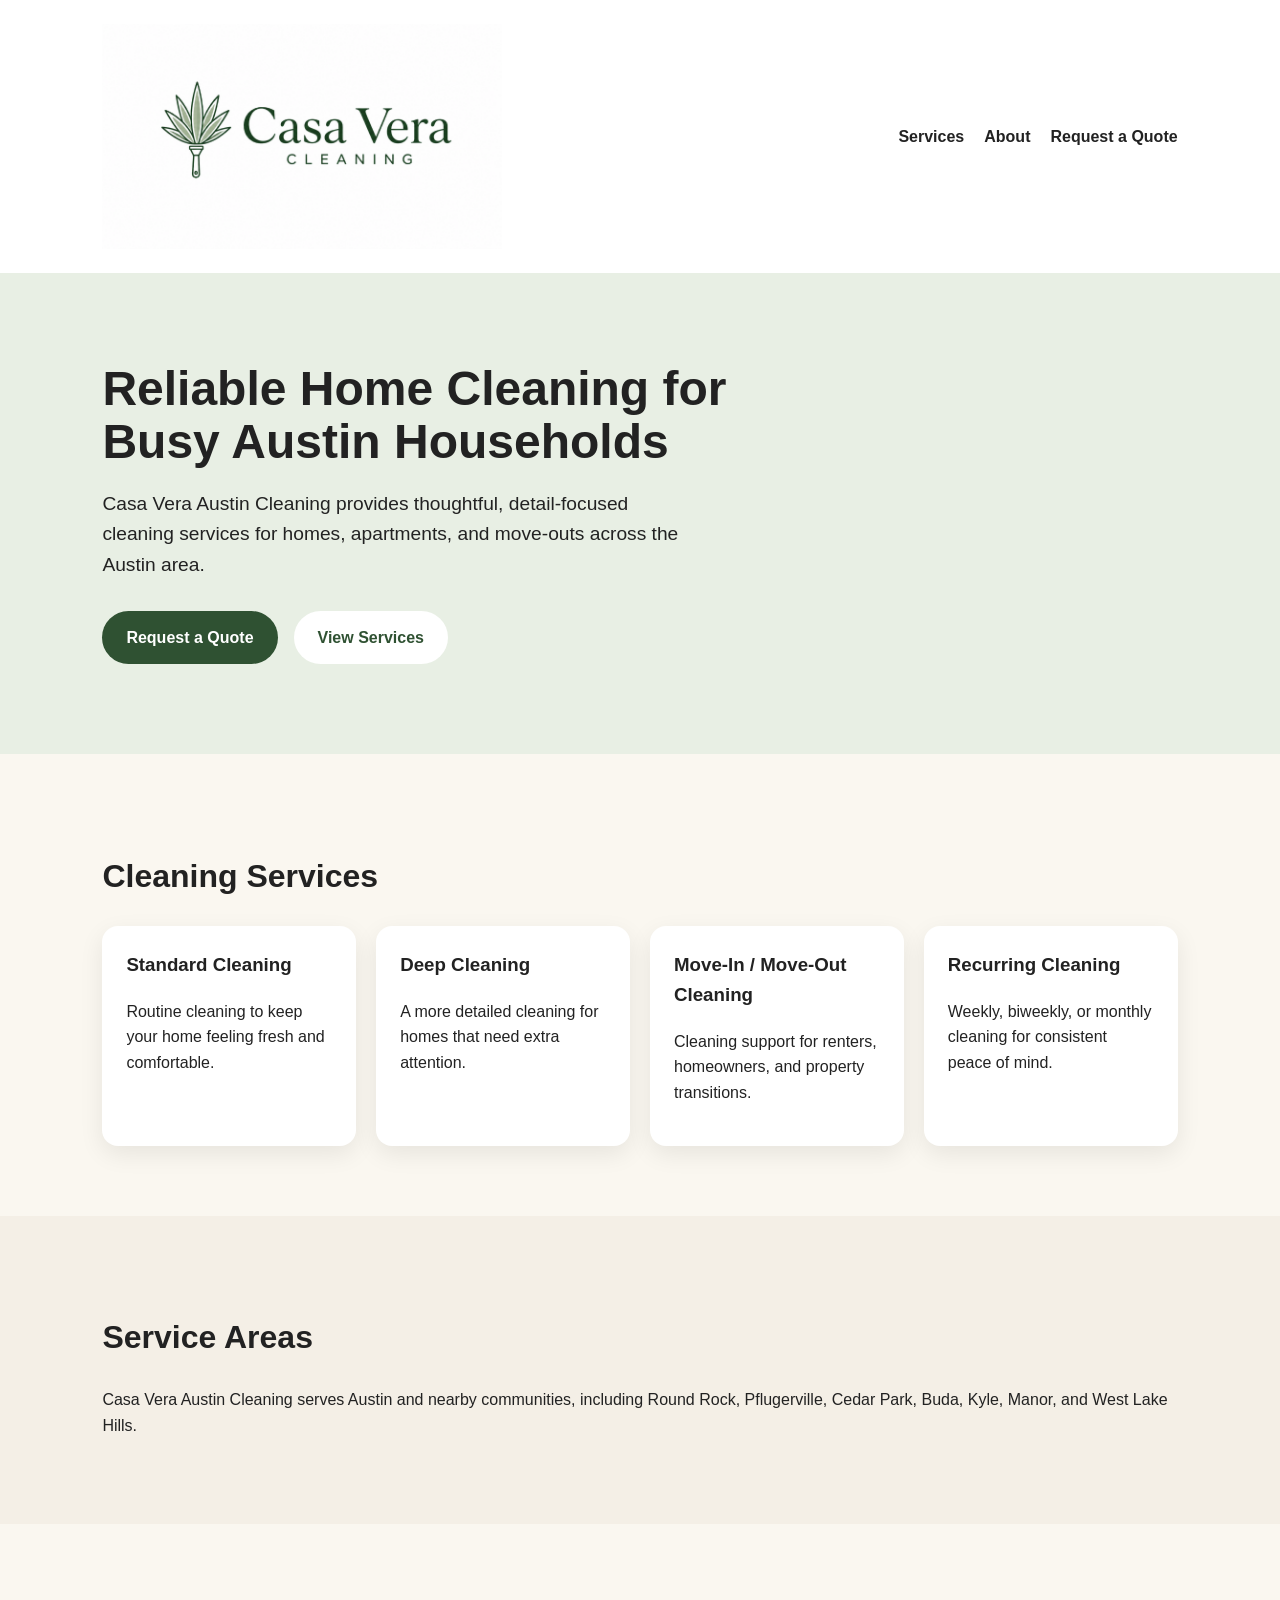
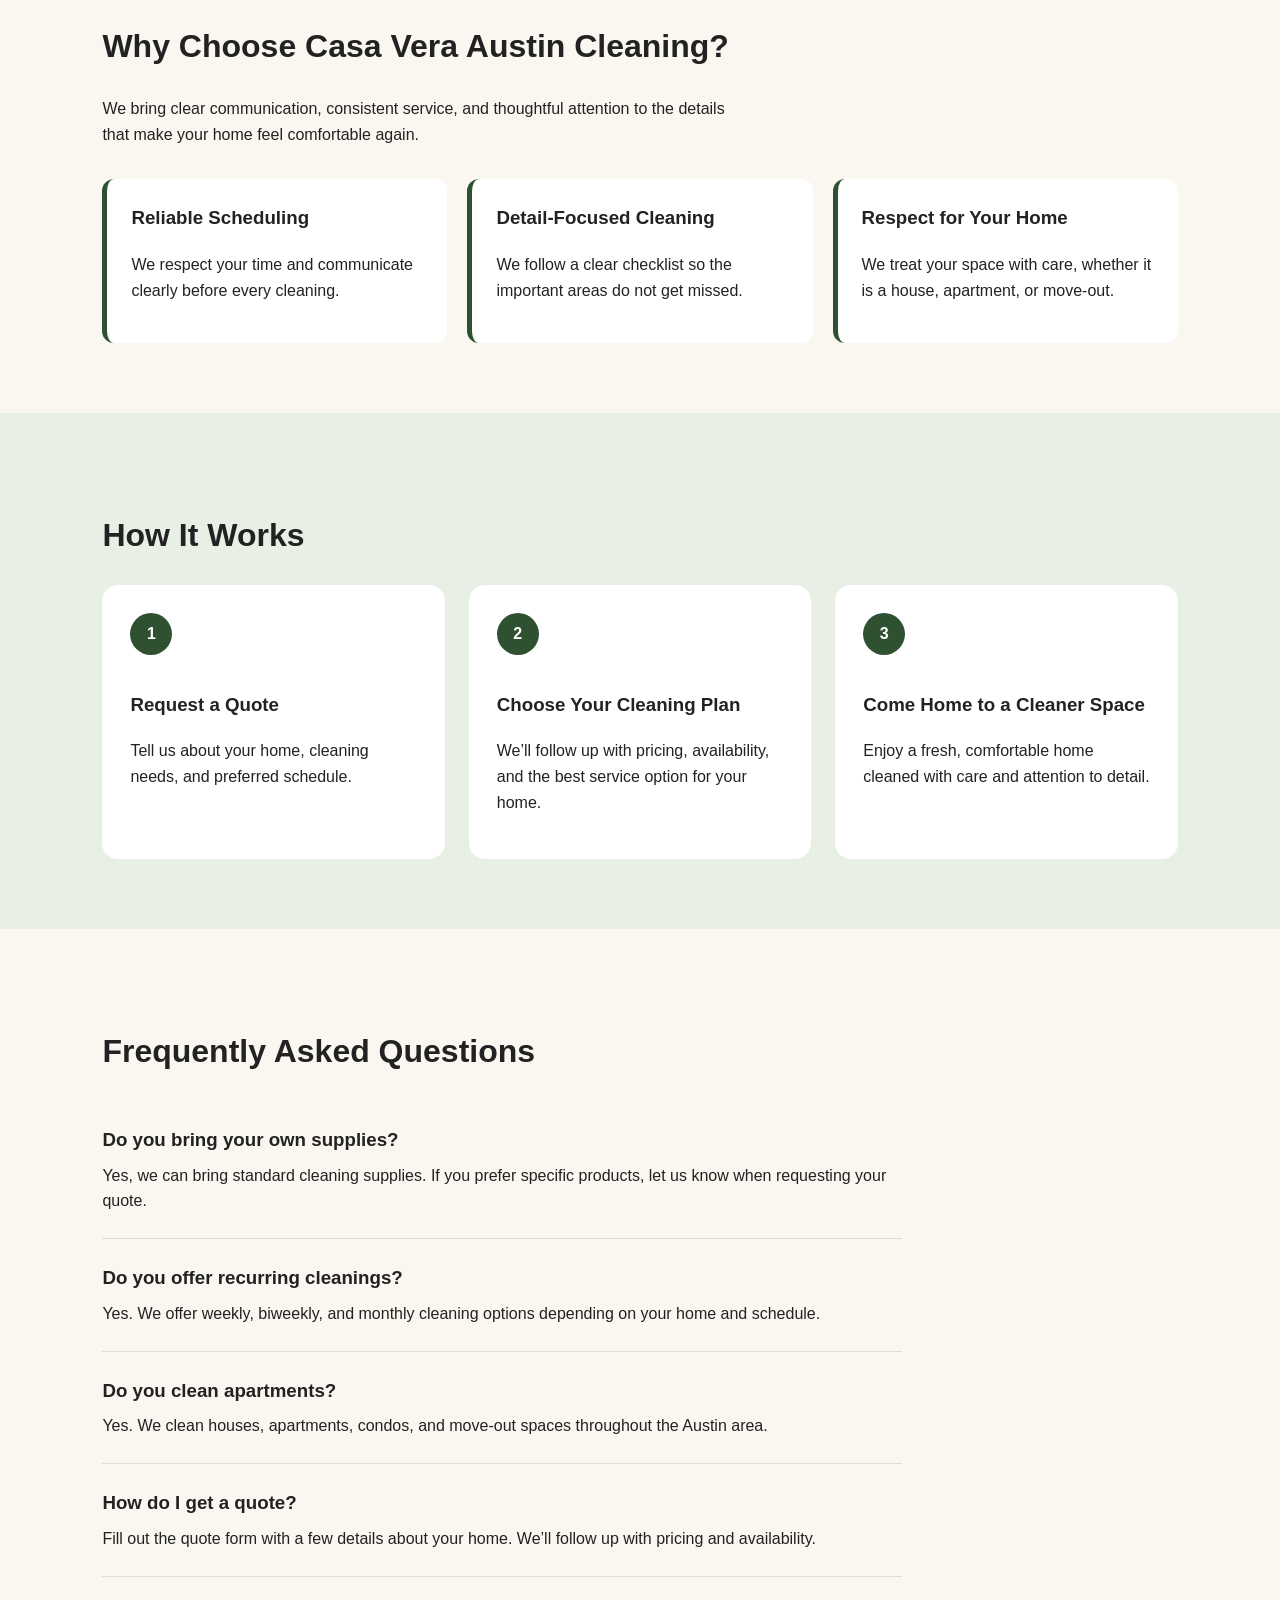
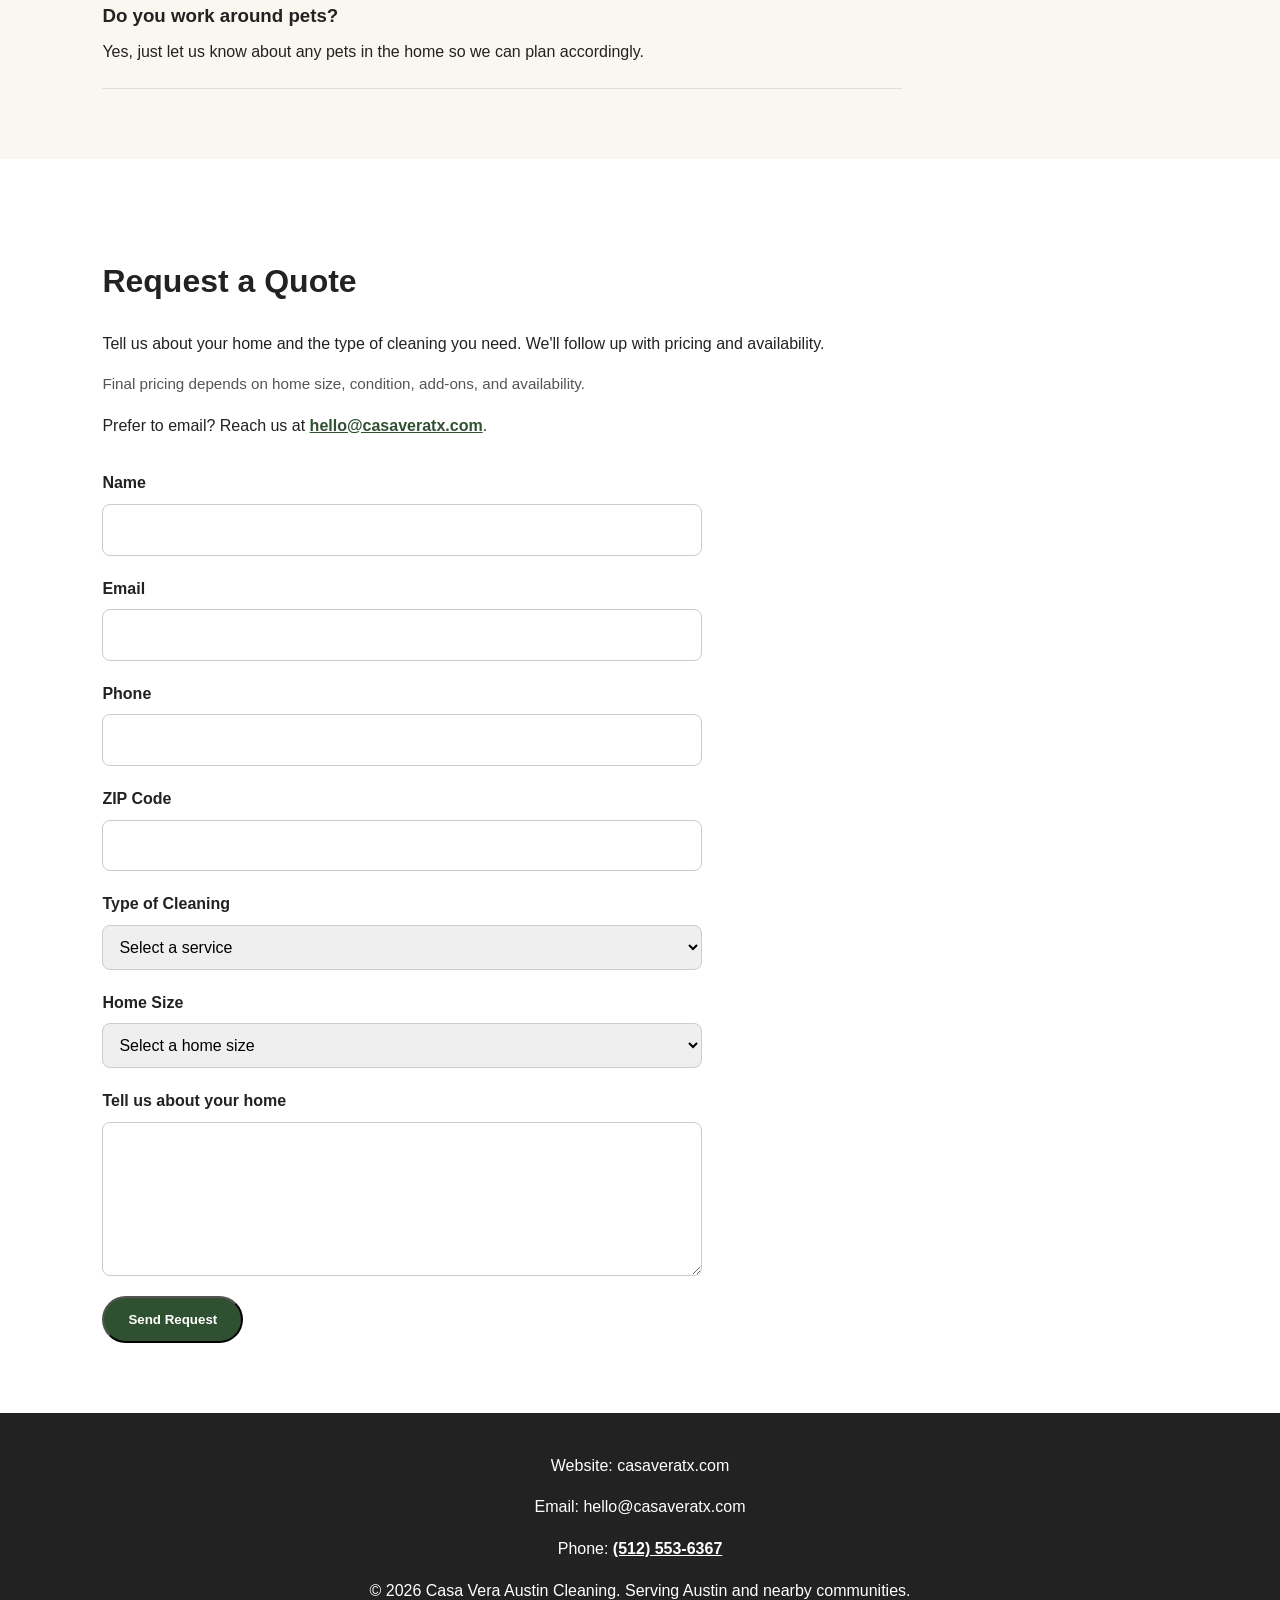
<file: index.html>
<!DOCTYPE html>
<html lang="en">
<head>
    <meta charset="UTF-8">
    <meta name="viewport" content="width=device-width, initial-scale=1.0">
    <title>Casa Vera Austin Cleaning | Austin Home Cleaning Services</title>
    <meta name="description" content="Casa Vera Austin Cleaning provides reliable home cleaning, deep cleaning, move-in/move-out cleaning, and recurring cleaning services in Austin, Texas and nearby communities.">
    <link rel="stylesheet" href="styles.css">
</head>
<body>
    <form name="quote-request" netlify hidden>
        <input type="text" name="name">
        <input type="email" name="email">
        <input type="tel" name="phone">
        <input type="text" name="zip">
        <select name="service">
            <option value="standard">Standard Cleaning</option>
            <option value="deep">Deep Cleaning</option>
            <option value="move">Move-In / Move-Out Cleaning</option>
            <option value="recurring">Recurring Cleaning</option>
        </select>
        <select name="home-size">
            <option value="studio-1-bed">Studio / 1 Bedroom</option>
            <option value="2-bed">2 Bedrooms</option>
            <option value="3-bed">3 Bedrooms</option>
            <option value="4-plus-bed">4+ Bedrooms</option>
        </select>
        <textarea name="message"></textarea>
    </form>
    <header class="site-header">
    <a href="#" class="logo-link">
        <img src="images/casa-vera-logo.png" alt="Casa Vera Austin Cleaning logo" class="site-logo">
    </a>

        <nav>
            <a href="#services">Services</a>
            <a href="#about">About</a>
            <a href="#quote">Request a Quote</a>
        </nav>
    </header>

    <main>
        <section class="hero">
            <h2>Reliable Home Cleaning for Busy Austin Households</h2>
            <p>
                Casa Vera Austin Cleaning provides thoughtful, detail-focused cleaning services 
                for homes, apartments, and move-outs across the Austin area.
            </p>
            <div class="hero-buttons">
                <a class="button" href="#quote">Request a Quote</a>
                <a class="button secondary-button" href="#services">View Services</a>
            </div>
        </section>

        <section id="services" class="section">
            <h2>Cleaning Services</h2>

            <div class="service-list">
                <div class="service-card">
                    <h3>Standard Cleaning</h3>
                    <p>Routine cleaning to keep your home feeling fresh and comfortable.</p>
                 </div>
                 <div class="service-card">
                    <h3>Deep Cleaning</h3>
                    <p>A more detailed cleaning for homes that need extra attention.</p>
                 </div>
                 <div class="service-card">
                    <h3>Move-In / Move-Out Cleaning</h3>
                    <p>Cleaning support for renters, homeowners, and property transitions.</p>
                </div>
                 <div class="service-card">
                    <h3>Recurring Cleaning</h3>
                    <p>Weekly, biweekly, or monthly cleaning for consistent peace of mind.</p>
                 </div>
            </div>
        </section>
        <section class="section service-areas">
            <h2>Service Areas</h2>
                <p>
                    Casa Vera Austin Cleaning serves Austin and nearby communities, including
                    Round Rock, Pflugerville, Cedar Park, Buda, Kyle, Manor, and West Lake Hills.
                </p>

        </section>
        <section id="about" class="section">
            <h2>Why Choose Casa Vera Austin Cleaning?</h2>
            <p class="section-intro">
                We bring clear communication, consistent service, and thoughtful attention
                to the details that make your home feel comfortable again.
            </p>
            <div class="why-list">
                <div class="why-card">
                    <h3>Reliable Scheduling</h3>
                    <p>We respect your time and communicate clearly before every cleaning.</p>
                </div>

                <div class="why-card">
                    <h3>Detail-Focused Cleaning</h3>
                    <p>We follow a clear checklist so the important areas do not get missed.</p>
                </div>

                <div class="why-card">
                    <h3>Respect for Your Home</h3>
                    <p>We treat your space with care, whether it is a house, apartment, or move-out.</p>
                </div>
            </div>
        </section>
        <section class="section process-section">
            <h2>How It Works</h2>

            <div class="process-list">
                <div class="process-step">
                    <span class="step-number">1</span>
                    <h3>Request a Quote</h3>
                    <p>Tell us about your home, cleaning needs, and preferred schedule.</p>
                </div>

                <div class="process-step">
                    <span class="step-number">2</span>
                    <h3>Choose Your Cleaning Plan</h3>
                    <p>We’ll follow up with pricing, availability, and the best service option for your home.</p>
                </div>

                <div class="process-step">
                    <span class="step-number">3</span>
                    <h3>Come Home to a Cleaner Space</h3>
                    <p>Enjoy a fresh, comfortable home cleaned with care and attention to detail.</p>
                </div>
            </div>
        </section>

        <section class="section faq-section">
            <h2>Frequently Asked Questions</h2>

            <div class="faq-list">
                <div class="faq-item">
                    <h3>Do you bring your own supplies?</h3>
                    <p>Yes, we can bring standard cleaning supplies. If you prefer specific products, let us know when requesting your quote.</p>
                </div>

                <div class="faq-item">
                    <h3>Do you offer recurring cleanings?</h3>
                    <p>Yes. We offer weekly, biweekly, and monthly cleaning options depending on your home and schedule.</p>
                </div>

                <div class="faq-item">
                    <h3>Do you clean apartments?</h3>
                    <p>Yes. We clean houses, apartments, condos, and move-out spaces throughout the Austin area.</p>
                </div>

                <div class="faq-item">
                    <h3>How do I get a quote?</h3>
                    <p>Fill out the quote form with a few details about your home. We’ll follow up with pricing and availability.</p>
                </div>

                <div class="faq-item">
                    <h3>Do you work around pets?</h3>
                    <p>Yes, just let us know about any pets in the home so we can plan accordingly.</p>
                </div>
            </div>
        </section>

        <section id="quote" class="section quote-section">
            <h2>Request a Quote</h2>
            <p>Tell us about your home and the type of cleaning you need.
                We'll follow up with pricing and availability.
            </p>
            <p class="form-note">
                Final pricing depends on home size, condition, add-ons, and availability.
            </p>
            <p class="contact-note">
                Prefer to email? Reach us at <a href="mailto:hello@casaveratx.com">hello@casaveratx.com</a>.
            </p>
                <form class="quote-form" name="quote-request" method="POST" data-netlify="true" netlify action="/thank-you.html">
                <input type="hidden" name="form-name" value="quote-request">
                <div class="form-group">
                    <label for="name">Name</label>
                    <input id="name" type="text" name="name" required>
                </div>

                <div class="form-group">
                    <label for="email">Email</label>
                    <input id="email" type="email" name="email" required>
                </div>

                <div class="form-group">
                    <label for="phone">Phone</label>
                    <input id="phone" type="tel" name="phone" required>
                </div>

                <div class="form-group">
                    <label for="zip">ZIP Code</label>
                    <input id="zip" type="text" name="zip" required>
                </div>

                <div class="form-group">
                    <label for="service">Type of Cleaning</label>
                    <select id="service" name="service" required>
                    <option value="">Select a service</option>
                    <option value="standard">Standard Cleaning</option>
                    <option value="deep">Deep Cleaning</option>
                    <option value="move">Move-In / Move-Out Cleaning</option>
                    <option value="recurring">Recurring Cleaning</option>
                    </select>
                </div>
                <div class="form-group">
                    <label for="home-size">Home Size</label>
                    <select id="home-size" name="home-size" required>
                        <option value="">Select a home size</option>
                        <option value="studio-1-bed">Studio / 1 Bedroom</option>
                        <option value="2-bed">2 Bedrooms</option>
                        <option value="3-bed">3 Bedrooms</option>
                        <option value="4-plus-bed">4+ Bedrooms</option>
                    </select>
                </div>
                <div class="form-group">
                    <label for="message">Tell us about your home</label>
                    <textarea id="message" name="message" rows="5"></textarea>
                </div>

                <button class="button" type="submit">Send Request</button>
            </form>
        </section>
    </main>
    <footer>
        <p>Website: casaveratx.com</p>
        <p>Email: hello@casaveratx.com</p>
        <p>Phone: <a href="tel:+15125536367">(512) 553-6367</a></p>
        <p>&copy; 2026 Casa Vera Austin Cleaning. Serving Austin and nearby communities.</p>
    </footer>
</body>
</html>
</file>
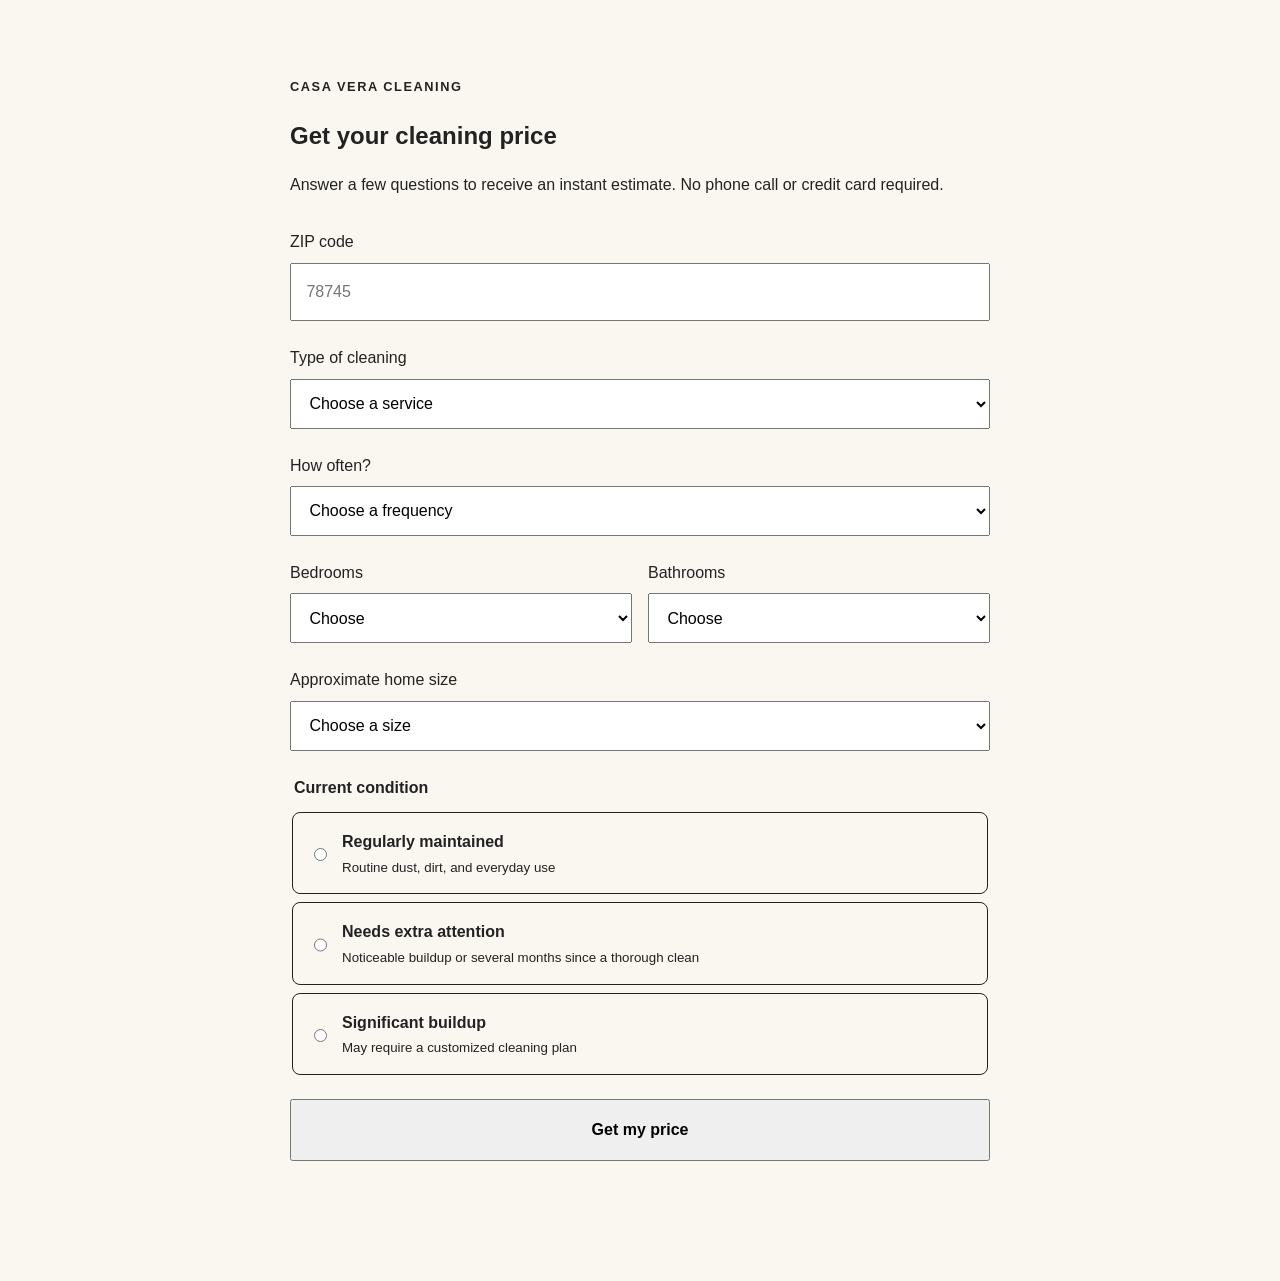
<file: booking.html>
<!DOCTYPE html>
<html lang="en">
<head>
  <meta charset="UTF-8">

  <meta
    name="viewport"
    content="width=device-width, initial-scale=1.0"
  >

  <title>Book Your Cleaning | Casa Vera Cleaning</title>

  <link rel="stylesheet" href="styles.css">
</head>

<body>
  <main class="quote-page">
    <section class="quote-container">
      <header class="quote-header">
        <p class="eyebrow">Casa Vera Cleaning</p>
        <h1>Choose your cleaning time</h1>

        <p>
          Review your estimate and enter your service information.
        </p>
      </header>

      <section id="booking-summary" class="quote-result">
        <h2>Your estimate</h2>

        <div class="price-block">
          <span>Initial cleaning</span>
          <strong id="booking-initial-price"></strong>
        </div>

        <div
          id="booking-recurring-block"
          class="price-block"
          hidden
        >
          <span id="booking-recurring-label">
            Future cleanings
          </span>

          <strong id="booking-recurring-price"></strong>
        </div>

        <p id="booking-service-summary"></p>

        <a href="/quote.html">Change quote details</a>
      </section>

      <form id="booking-form">
        <div class="form-row">
          <div class="form-field">
            <label for="firstName">First name</label>

            <input
              id="firstName"
              name="firstName"
              type="text"
              autocomplete="given-name"
              required
            >
          </div>

          <div class="form-field">
            <label for="lastName">Last name</label>

            <input
              id="lastName"
              name="lastName"
              type="text"
              autocomplete="family-name"
              required
            >
          </div>
        </div>

        <div class="form-field">
          <label for="email">Email address</label>

          <input
            id="email"
            name="email"
            type="email"
            autocomplete="email"
            required
          >
        </div>

        <div class="form-field">
          <label for="phone">Phone number</label>

          <input
            id="phone"
            name="phone"
            type="tel"
            autocomplete="tel"
            required
          >
        </div>

        <div class="form-field">
          <label for="address">Street address</label>

          <input
            id="address"
            name="address"
            type="text"
            autocomplete="street-address"
            required
          >
        </div>

        <div class="form-row">
          <div class="form-field">
            <label for="city">City</label>

            <input
              id="city"
              name="city"
              type="text"
              autocomplete="address-level2"
              value="Austin"
              required
            >
          </div>

          <div class="form-field">
            <label for="bookingZipCode">ZIP code</label>

            <input
              id="bookingZipCode"
              name="bookingZipCode"
              type="text"
              inputmode="numeric"
              maxlength="5"
              autocomplete="postal-code"
              readonly
              required
            >
          </div>
        </div>

        <div class="form-field">
          <label for="requestedDate">
            Preferred cleaning date
          </label>

          <input
            id="requestedDate"
            name="requestedDate"
            type="date"
            required
          >
        </div>

        <div class="form-field">
        <label for="selectedSlot">
            Available appointment times
        </label>

        <select
            id="selectedSlot"
            name="selectedSlot"
            required
            disabled
        >
            <option value="">Choose a date first</option>
        </select>

        <p
            id="availability-status"
            role="status"
            aria-live="polite"
        ></p>
        </div>

        <div class="form-field">
          <label for="bookingNotes">
            Access, pet, or cleaning notes
          </label>

          <textarea
            id="bookingNotes"
            name="bookingNotes"
            rows="5"
          ></textarea>
        </div>

        <button type="submit">
          Continue
        </button>

        <p id="booking-status" role="status" aria-live="polite"></p>
      </form>
    </section>
  </main>

  <script src="booking.js?v=3"></script>
</body>
</html>
</file>
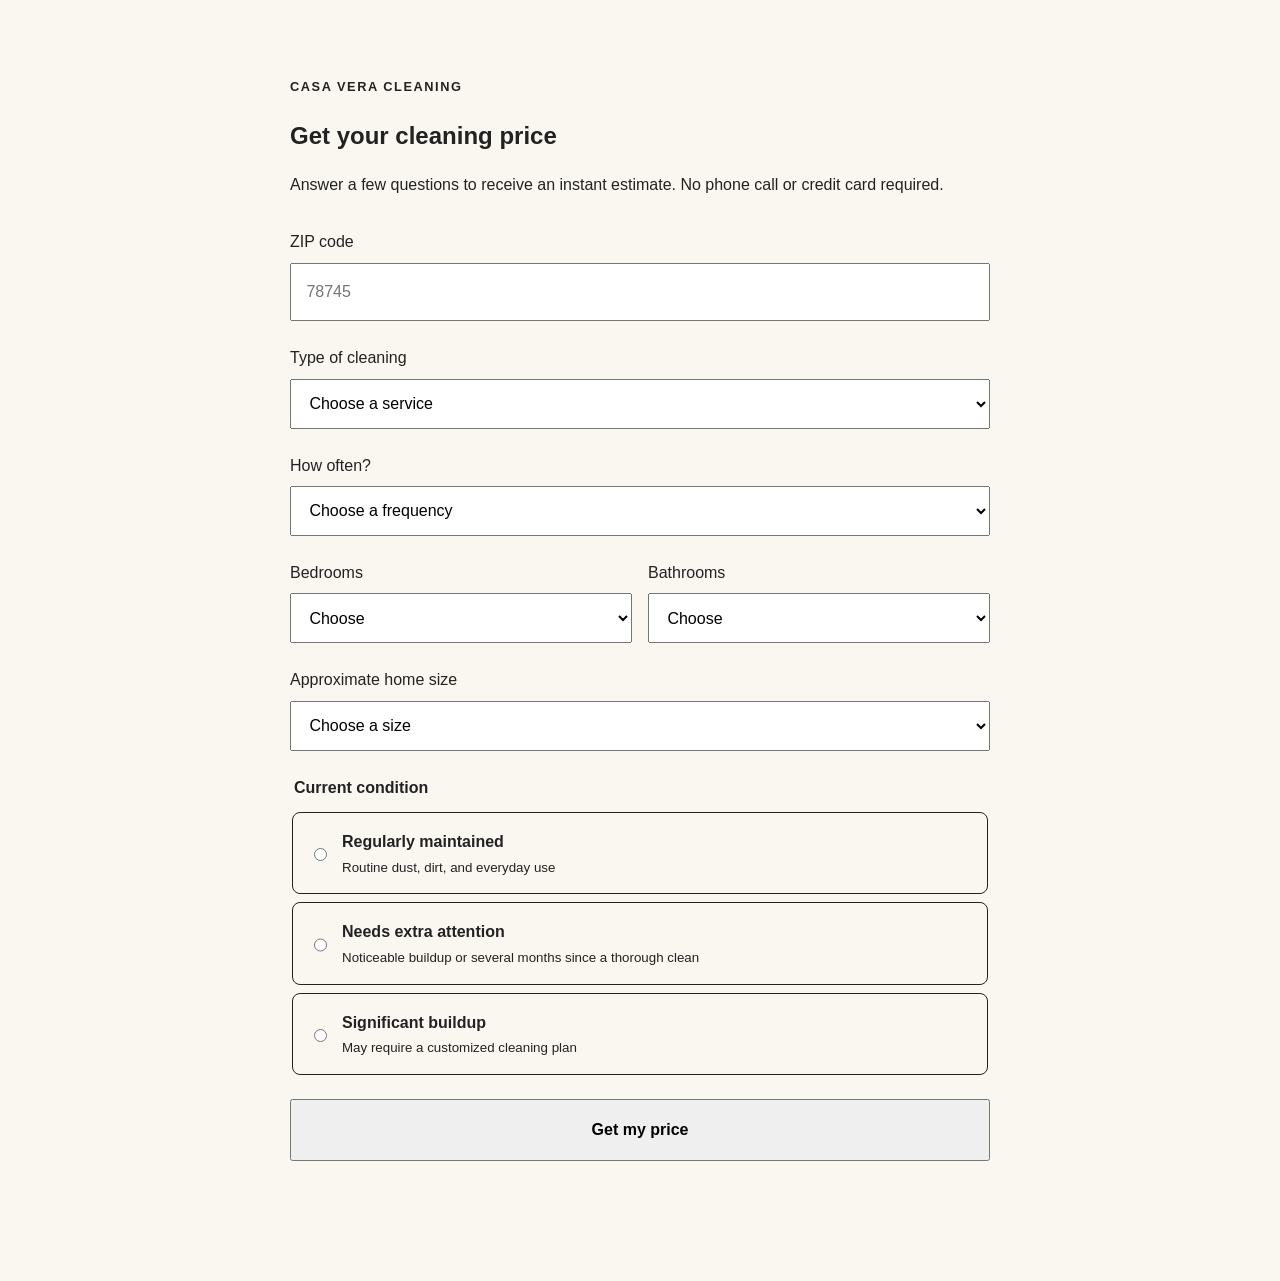
<file: quote.html>
<!DOCTYPE html>
<html lang="en">
<head>
  <meta charset="UTF-8">
  <meta
    name="viewport"
    content="width=device-width, initial-scale=1.0"
  >

  <title>Instant Cleaning Quote | Casa Vera Cleaning</title>

  <!-- Change this path if your stylesheet has a different name -->
  <link rel="stylesheet" href="styles.css">
</head>

<body>
  <main class="quote-page">
    <section class="quote-container">
      <header class="quote-header">
        <p class="eyebrow">Casa Vera Cleaning</p>

        <h1>Get your cleaning price</h1>

        <p>
          Answer a few questions to receive an instant estimate.
          No phone call or credit card required.
        </p>
      </header>

      <form id="quote-form">
        <div class="form-field">
          <label for="zipCode">ZIP code</label>

          <input
            id="zipCode"
            name="zipCode"
            type="text"
            inputmode="numeric"
            pattern="[0-9]{5}"
            maxlength="5"
            autocomplete="postal-code"
            placeholder="78745"
            required
          >
        </div>

        <div class="form-field">
          <label for="service">Type of cleaning</label>

          <select id="service" name="service" required>
            <option value="">Choose a service</option>
            <option value="standard_clean">Standard cleaning</option>
            <option value="deep_clean">Deep cleaning</option>
            <option value="move_in_out">Move-in or move-out cleaning</option>
          </select>
        </div>

        <div class="form-field">
          <label for="frequency">How often?</label>

          <select id="frequency" name="frequency" required>
            <option value="">Choose a frequency</option>
            <option value="one_time">One time</option>
            <option value="weekly">Weekly</option>
            <option value="biweekly">Every two weeks</option>
            <option value="monthly">Monthly</option>
          </select>
        </div>

        <div class="form-row">
          <div class="form-field">
            <label for="bedrooms">Bedrooms</label>

            <select id="bedrooms" name="bedrooms" required>
              <option value="">Choose</option>
              <option value="0">Studio</option>
              <option value="1">1 bedroom</option>
              <option value="2">2 bedrooms</option>
              <option value="3">3 bedrooms</option>
              <option value="4">4 bedrooms</option>
              <option value="5">5 bedrooms</option>
              <option value="6">6 bedrooms</option>
            </select>
          </div>

          <div class="form-field">
            <label for="bathrooms">Bathrooms</label>

            <select id="bathrooms" name="bathrooms" required>
              <option value="">Choose</option>
              <option value="1">1 bathroom</option>
              <option value="1.5">1.5 bathrooms</option>
              <option value="2">2 bathrooms</option>
              <option value="2.5">2.5 bathrooms</option>
              <option value="3">3 bathrooms</option>
              <option value="3.5">3.5 bathrooms</option>
              <option value="4">4 bathrooms</option>
              <option value="5">5 bathrooms</option>
            </select>
          </div>
        </div>

        <div class="form-field">
          <label for="squareFootageBand">
            Approximate home size
          </label>

          <select
            id="squareFootageBand"
            name="squareFootageBand"
            required
          >
            <option value="">Choose a size</option>
            <option value="under_1000">Under 1,000 sq. ft.</option>
            <option value="1000_1499">1,000–1,499 sq. ft.</option>
            <option value="1500_1999">1,500–1,999 sq. ft.</option>
            <option value="2000_2499">2,000–2,499 sq. ft.</option>
            <option value="2500_2999">2,500–2,999 sq. ft.</option>
            <option value="3000_3499">3,000–3,499 sq. ft.</option>
          </select>
        </div>

        <fieldset class="form-field">
          <legend>Current condition</legend>

          <label class="radio-option">
            <input
              type="radio"
              name="condition"
              value="maintained"
              required
            >

            <span>
              <strong>Regularly maintained</strong>
              <small>Routine dust, dirt, and everyday use</small>
            </span>
          </label>

          <label class="radio-option">
            <input
              type="radio"
              name="condition"
              value="extra_attention"
            >

            <span>
              <strong>Needs extra attention</strong>
              <small>
                Noticeable buildup or several months since a thorough clean
              </small>
            </span>
          </label>

          <label class="radio-option">
            <input
              type="radio"
              name="condition"
              value="significant_buildup"
            >

            <span>
              <strong>Significant buildup</strong>
              <small>
                May require a customized cleaning plan
              </small>
            </span>
          </label>
        </fieldset>

        <button id="quote-button" type="submit">
          Get my price
        </button>

        <p id="form-status" role="status" aria-live="polite"></p>
      </form>

      <section
        id="quote-result"
        class="quote-result"
        aria-live="polite"
        hidden
      >
        <p class="eyebrow">Your Casa Vera estimate</p>

        <div class="price-block">
          <span>Initial cleaning</span>
          <strong id="initial-price"></strong>
        </div>

        <div id="recurring-price-block" class="price-block" hidden>
          <span id="recurring-label">Future cleanings</span>
          <strong id="recurring-price"></strong>
        </div>

        <p id="quote-message"></p>

        <button id="continue-button" type="button">
          See available times
        </button>
      </section>
    </section>
  </main>

  <script src="quote.js?v=2"></script>
</body>
</html>
</file>
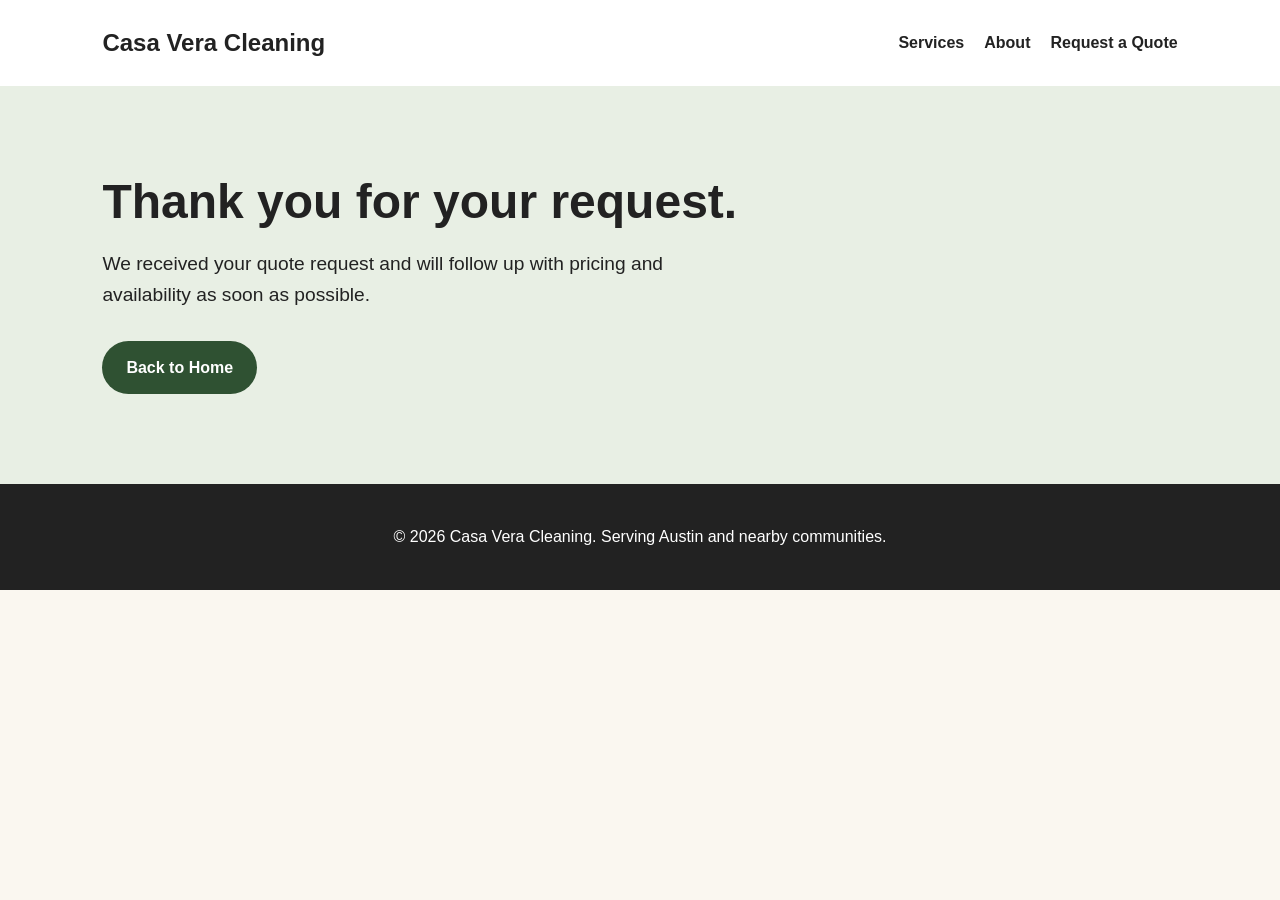
<file: thank-you.html>
<!DOCTYPE html>
<html lang="en">
<head>
    <meta charset="UTF-8">
    <meta name="viewport" content="width=device-width, initial-scale=1.0">
    <title>Thank You | Casa Vera Cleaning</title>
    <link rel="stylesheet" href="styles.css">
</head>
<body>
    <header class="site-header">
        <h1>Casa Vera Cleaning</h1>

        <nav>
            <a href="index.html#services">Services</a>
            <a href="index.html#about">About</a>
            <a href="index.html#quote">Request a Quote</a>
        </nav>
    </header>

    <main>
        <section class="hero">
            <h2>Thank you for your request.</h2>
            <p>
                We received your quote request and will follow up with pricing
                and availability as soon as possible.
            </p>
            <a class="button" href="index.html">Back to Home</a>
        </section>
    </main>

    <footer>
        <p>&copy; 2026 Casa Vera Cleaning. Serving Austin and nearby communities.</p>
    </footer>
</body>
</html>
</file>
<file: styles.css>
* {
    box-sizing: border-box;
}
:root {
    --color-background: #faf7f0;
    --color-surface: #ffffff;
    --color-primary: #2f5132;
    --color-primary-light: #e8efe4;
    --color-accent: #f4efe6;
    --color-text: #222222;
}
body {
    margin: 0;
    font-family: Arial, Helvetica, sans-serif;
    color: #222;
    background-color: #faf7f0;
    line-height: 1.6;
}

.site-header {
    display: flex;
    justify-content: space-between;
    align-items: center;
    padding: 24px 8%;
    background-color: #ffffff;
}

.site-header h1 {
    margin: 0;
    font-size: 1.5rem;
}

nav {
    display: flex;
    gap: 20px;
}

nav a {
    color: #222;
    text-decoration: none;
    font-weight: 600;
}

.hero {
    padding: 90px 8%;
    background-color: #e8efe4;
}

.hero h2 {
    max-width: 700px;
    font-size: 3rem;
    line-height: 1.1;
    margin: 0 0 20px;
}

.hero p {
    max-width: 600px;
    font-size: 1.2rem;
    margin-bottom: 30px;
}

.hero-buttons {
    display: flex;
    gap: 16px;
    flex-wrap: wrap;
}
.button {
    display: inline-block;
    padding: 14px 24px;
    background-color: var(--color-primary);
    color: #ffffff;
    text-decoration: none;
    border-radius: 999px;
    font-weight: 700;
}
.secondary-button {
    background-color: #ffffff;
    color: var(--color-primary);
}

.section {
    padding: 70px 8%;
}

.section h2 {
    font-size: 2rem;
    margin-bottom: 24px;
}

.service-list {
    display: grid;
    grid-template-columns: repeat(4, 1fr);
    gap: 20px;
}

.service-card {
    padding: 24px;
    background-color: #ffffff;
    border-radius: 16px;
    box-shadow: 0 8px 24px rgba(0, 0, 0, 0.08);
}

.service-card h3 {
    margin-top: 0;
}

.quote-section {
    background-color: #ffffff;
}

footer {
    padding: 24px 8%;
    background-color: #222;
    color: #ffffff;
    text-align: center;
}

.service-areas {
    background-color: #f4efe6;
}
.quote-form {
    max-width: 600px;
    margin-top: 32px;
}

.form-group {
    display: flex;
    flex-direction: column;
    margin-bottom: 20px;
}

.form-group label {
    margin-bottom: 8px;
    font-weight: 700;
}

.form-group input,
.form-group select,
.form-group textarea {
    padding: 12px;
    border: 1px solid #cccccc;
    border-radius: 8px;
    font: inherit;
}

.form-group textarea {
    resize: vertical;
}
.section-intro {
    max-width: 650px;
    margin-bottom: 32px;
}

.why-list {
    display: grid;
    grid-template-columns: repeat(3, 1fr);
    gap: 20px;
}

.why-card {
    padding: 24px;
    background-color: #ffffff;
    border-left: 5px solid var(--color-primary);
    border-radius: 12px;
}

.why-card h3 {
    margin-top: 0;
}
.process-section {
    background-color: #e8efe4;
}

.process-list {
    display: grid;
    grid-template-columns: repeat(3, 1fr);
    gap: 24px;
}

.process-step {
    background-color: #ffffff;
    padding: 28px;
    border-radius: 16px;
}

.step-number {
    display: inline-flex;
    justify-content: center;
    align-items: center;
    width: 42px;
    height: 42px;
    margin-bottom: 16px;
    border-radius: 50%;
    background-color: var(--color-primary);
    color: #ffffff;
    font-weight: 700;
}
.faq-section {
    background-color: #faf7f0;
}

.faq-list {
    max-width: 800px;
}

.faq-item {
    padding: 24px 0;
    border-bottom: 1px solid #dddddd;
}

.faq-item h3 {
    margin: 0 0 8px;
}

.faq-item p {
    margin: 0;
}
.form-note {
    max-width: 600px;
    font-size: 0.95rem;
    color: #555555;
}
.contact-note {
    max-width: 600px;
    margin-bottom: 24px;
}

.contact-note a {
    color: var(--color-primary);
    font-weight: 700;
}
footer a {
    color: #ffffff;
    font-weight: 700;
}
.logo-link {
    display: inline-flex;
    align-items: center;
}

.site-logo {
    width: 400px;
    height: auto;
    display: block;
}

.quote-page {
  padding: 4rem 1.25rem;
}

.quote-container {
  width: min(100%, 700px);
  margin: 0 auto;
}

.quote-header {
  margin-bottom: 2rem;
}

.quote-header h1 {
  margin-bottom: 0.75rem;
}

.eyebrow {
  font-size: 0.8rem;
  font-weight: 700;
  letter-spacing: 0.12em;
  text-transform: uppercase;
}

.form-field {
  display: grid;
  gap: 0.5rem;
  margin-bottom: 1.5rem;
}

.form-row {
  display: grid;
  grid-template-columns: repeat(2, minmax(0, 1fr));
  gap: 1rem;
}

.form-field input,
.form-field select {
  width: 100%;
  padding: 0.9rem;
  font: inherit;
}

fieldset.form-field {
  border: 0;
  padding: 0;
}

fieldset.form-field legend {
  margin-bottom: 0.75rem;
  font-weight: 700;
}

.radio-option {
  display: flex;
  gap: 0.75rem;
  padding: 1rem;
  border: 1px solid currentColor;
  border-radius: 0.5rem;
  cursor: pointer;
}

.radio-option input {
  width: auto;
}

.radio-option span {
  display: grid;
  gap: 0.25rem;
}

.radio-option small {
  line-height: 1.4;
}

#quote-button,
#continue-button {
  width: 100%;
  padding: 1rem;
  font: inherit;
  font-weight: 700;
  cursor: pointer;
}

#quote-button:disabled {
  cursor: wait;
  opacity: 0.65;
}

#form-status {
  min-height: 1.5rem;
  margin-top: 1rem;
}

.quote-result {
  margin-top: 2rem;
  padding: 1.5rem;
  border: 2px solid currentColor;
  border-radius: 0.75rem;
}

.price-block {
  display: flex;
  justify-content: space-between;
  gap: 1rem;
  padding: 1rem 0;
  border-bottom: 1px solid currentColor;
}

.price-block strong {
  font-size: 1.5rem;
}

#quote-message {
  margin: 1.25rem 0;
}

@media (max-width: 600px) {
  .form-row {
    grid-template-columns: 1fr;
  }
}
@media (max-width: 800px) {
    .section {
        padding: 56px 6%;
    }

    .site-header {
        flex-direction: column;
        align-items: flex-start;
        gap: 16px;
    }

    nav {
        flex-direction: column;
        gap: 8px;
    }

    .hero h2 {
        font-size: 2.2rem;
    }

    .service-list,
    .why-list,
    .process-list {
        grid-template-columns: 1fr;
    }
    .site-logo {
    width: 150px;
    }
}
</file>
